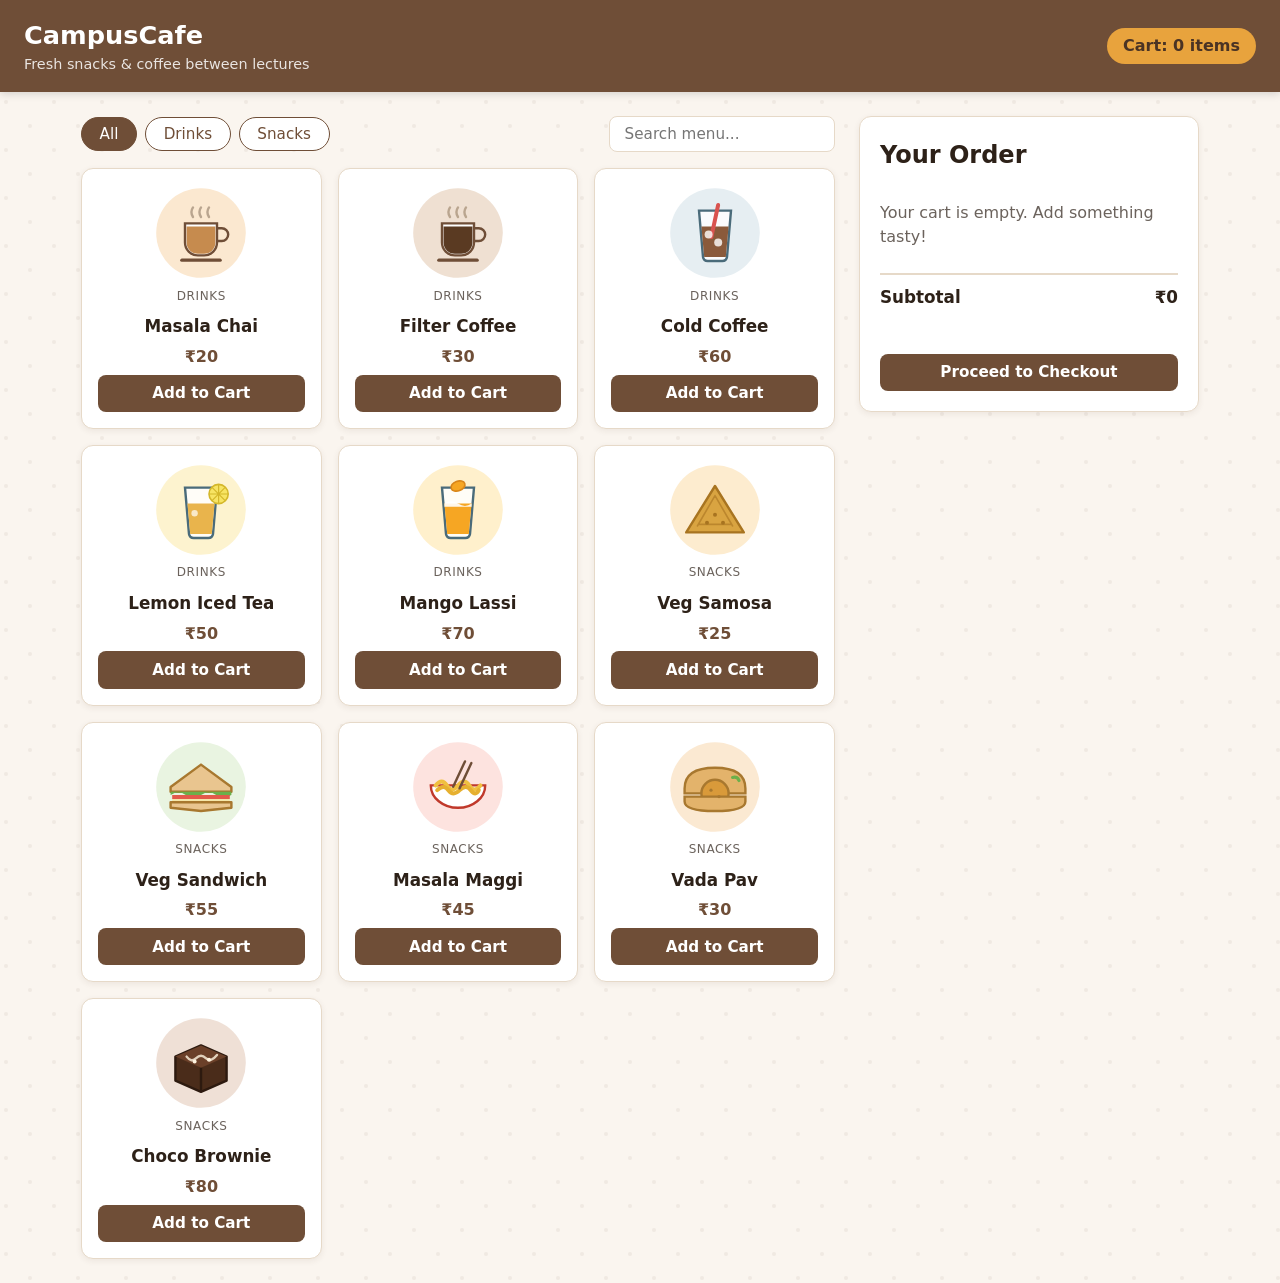
<file: CampusCafeFixed/index.html>
<!DOCTYPE html>
<html lang="en">
<head>
  <meta charset="UTF-8" />
  <meta name="viewport" content="width=device-width, initial-scale=1.0" />
  <title>CampusCafe — Student Order Portal</title>
  <link rel="stylesheet" href="css/main.css" />
  <link rel="stylesheet" href="css/theme.css" />
</head>
<body>
  <header class="topbar">
    <div class="brand">
      <h1>CampusCafe</h1>
      <p>Fresh snacks &amp; coffee between lectures</p>
    </div>
    <div class="cart-pill">
      Cart: <span id="cart-count">0</span> items
    </div>
  </header>

  <main class="container">
    <section>
      <div class="controls">
        <div class="filter-group">
          <button class="filter-btn active" data-category="all">All</button>
          <button class="filter-btn" data-category="drinks">Drinks</button>
          <button class="filter-btn" data-category="snacks">Snacks</button>
        </div>
        <input
          type="search"
          id="search-input"
          class="search-input"
          placeholder="Search menu..."
        />
      </div>

      <div id="menu-grid" class="menu-grid"></div>
    </section>

    <aside class="cart-panel">
      <h2>Your Order</h2>
      <ul id="cart-list" class="cart-list"></ul>

      <div class="summary-row summary-total">
        <span>Subtotal</span>
        <span>₹<span id="cart-subtotal">0</span></span>
      </div>

      <p id="cart-msg" class="msg-error"></p>

      <button id="checkout-btn" class="btn btn-primary" style="width: 100%; margin-top: 0.75rem;">
        Proceed to Checkout
      </button>
    </aside>
  </main>

  <!-- Load order matters: data first, then the logic that uses it -->
  <script src="js/menuData.js"></script>
  <script src="js/app.js"></script>
</body>
</html>
</file>
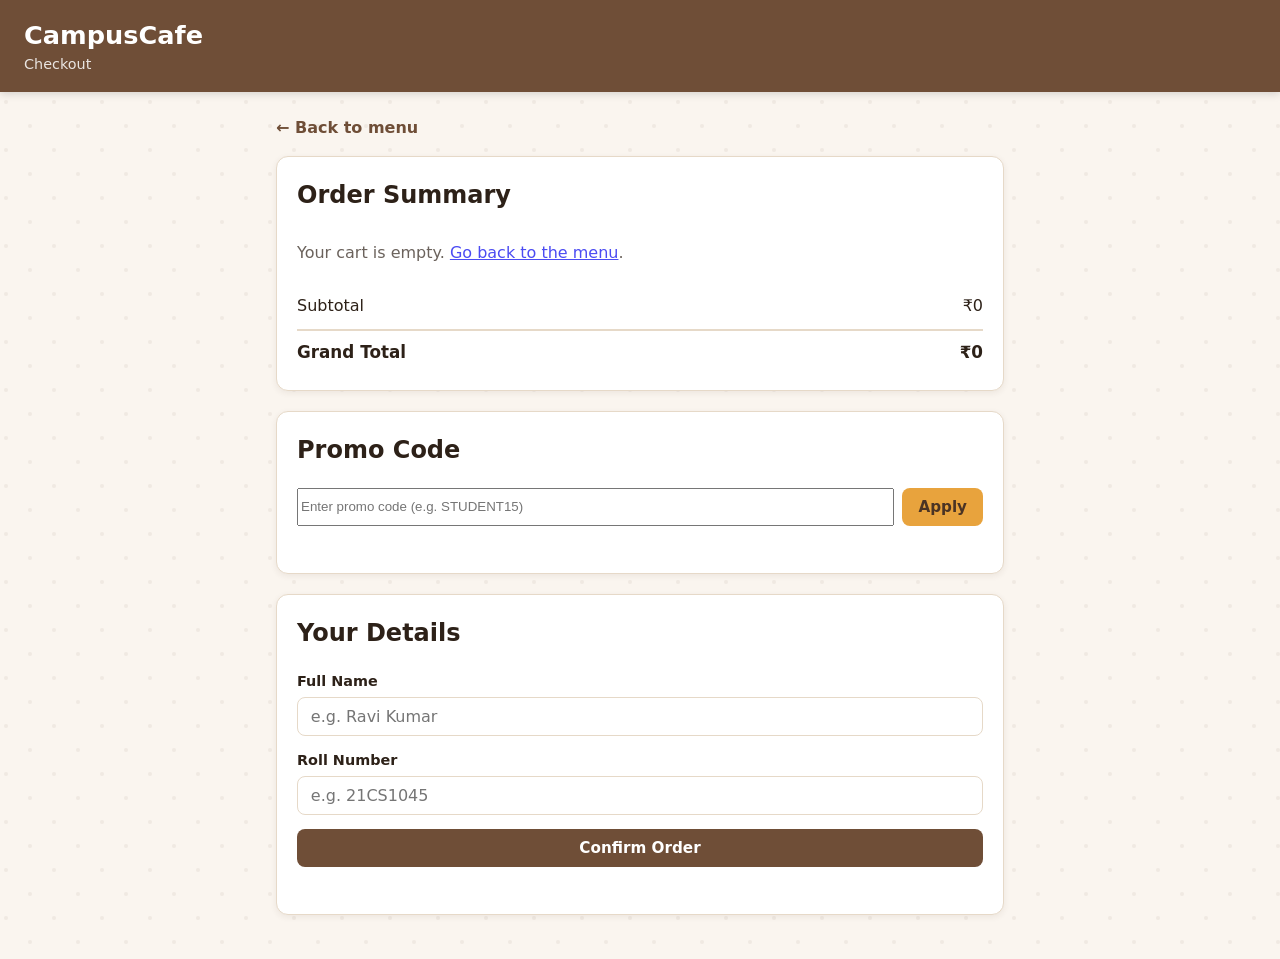
<file: CampusCafeFixed/pages/checkout.html>
<!DOCTYPE html>
<html lang="en">
<head>
  <meta charset="UTF-8" />
  <meta name="viewport" content="width=device-width, initial-scale=1.0" />
  <title>Checkout — CampusCafe</title>
  <!-- This page lives in /pages, so every shared resource needs "../" -->
  <link rel="stylesheet" href="../css/main.css" />
  <link rel="stylesheet" href="../css/theme.css" />
</head>
<body>
  <header class="topbar">
    <div class="brand">
      <h1>CampusCafe</h1>
      <p>Checkout</p>
    </div>
  </header>

  <main class="container single">
    <section id="checkout-view">
      <a class="back-link" href="../index.html">&larr; Back to menu</a>

      <div class="panel">
        <h2>Order Summary</h2>
        <ul id="order-list" class="cart-list"></ul>

        <div class="summary-row">
          <span>Subtotal</span>
          <span>₹<span id="co-subtotal">0</span></span>
        </div>
        <div class="summary-row summary-discount hidden" id="discount-row">
          <span>Student Discount (15%)</span>
          <span>&minus;₹<span id="co-discount">0</span></span>
        </div>
        <div class="summary-row summary-total">
          <span>Grand Total</span>
          <span>₹<span id="grand-total">0</span></span>
        </div>
      </div>

      <div class="panel">
        <h2>Promo Code</h2>
        <div class="promo-row">
          <input type="text" id="promo-input" placeholder="Enter promo code (e.g. STUDENT15)" autocomplete="off" />
          <button type="button" id="apply-promo-btn" class="btn btn-secondary">Apply</button>
        </div>
        <p id="promo-msg" class="msg-error" role="alert"></p>
      </div>

      <form id="checkout-form" class="panel" novalidate>
        <h2>Your Details</h2>
        <div class="form-row">
          <label for="full-name">Full Name</label>
          <input type="text" id="full-name" placeholder="e.g. Ravi Kumar" autocomplete="name" />
        </div>
        <div class="form-row">
          <label for="roll-number">Roll Number</label>
          <input type="text" id="roll-number" placeholder="e.g. 21CS1045" autocomplete="off" />
        </div>
        <button type="submit" class="btn btn-primary" style="width:100%">Confirm Order</button>
        <p id="form-msg" class="msg-error" role="alert"></p>
      </form>
    </section>

    <section id="confirmation-view" class="panel confirmation hidden">
      <h2>&#10003; Order Confirmed!</h2>
      <p id="confirmation-text"></p>
      <p>Your Order ID: <span id="order-id" class="order-id"></span></p>
      <a class="btn btn-primary" href="../index.html" style="display:inline-block;text-decoration:none;margin-top:0.5rem">Back to Menu</a>
    </section>
  </main>

  <!-- Load order: shared data/helpers first, then page logic -->
  <script src="../js/menuData.js"></script>
  <script src="../js/checkout.js"></script>
</body>
</html>
</file>
<file: CampusCafeFixed/css/main.css>
/* CampusCafe — layout & components */
*, *::before, *::after { box-sizing: border-box; }

body {
  margin: 0;
  font-family: "Segoe UI", system-ui, -apple-system, Roboto, Arial, sans-serif;
  line-height: 1.5;
}

.topbar {
  display: flex;
  justify-content: space-between;
  align-items: center;
  flex-wrap: wrap;
  gap: 0.75rem;
  padding: 1rem 1.5rem;
}
.brand h1 { margin: 0; font-size: 1.6rem; }
.brand p  { margin: 0; font-size: 0.9rem; opacity: 0.85; }

.cart-pill {
  padding: 0.4rem 1rem;
  border-radius: 999px;
  font-weight: 600;
}

.container {
  display: grid;
  grid-template-columns: 1fr 340px;
  gap: 1.5rem;
  max-width: 1150px;
  margin: 1.5rem auto;
  padding: 0 1rem;
  align-items: start;
}
.container.single { grid-template-columns: 1fr; max-width: 760px; }

/* Controls */
.controls {
  display: flex;
  justify-content: space-between;
  align-items: center;
  flex-wrap: wrap;
  gap: 0.75rem;
  margin-bottom: 1rem;
}
.filter-group { display: flex; gap: 0.5rem; }
.filter-btn {
  padding: 0.45rem 1.1rem;
  border-radius: 999px;
  cursor: pointer;
  font-size: 0.95rem;
  font-family: inherit;
}
.search-input {
  padding: 0.5rem 0.9rem;
  border-radius: 8px;
  min-width: 200px;
  font-size: 0.95rem;
  font-family: inherit;
}

/* Menu grid */
.menu-grid {
  display: grid;
  grid-template-columns: repeat(auto-fill, minmax(190px, 1fr));
  gap: 1rem;
}
.menu-card {
  border-radius: 12px;
  padding: 1rem;
  display: flex;
  flex-direction: column;
  align-items: center;
  text-align: center;
  gap: 0.35rem;
}
.menu-card img { width: 96px; height: 96px; }
.menu-card h3 { margin: 0.25rem 0 0; font-size: 1.05rem; }
.menu-card .price { font-weight: 700; margin: 0; }
.menu-card .tag { font-size: 0.75rem; text-transform: uppercase; letter-spacing: 0.05em; opacity: 0.7; }
.menu-card .btn { margin-top: auto; width: 100%; }
.empty-state { grid-column: 1 / -1; text-align: center; padding: 2rem 1rem; opacity: 0.75; }

/* Buttons */
.btn {
  border: none;
  border-radius: 8px;
  padding: 0.6rem 1rem;
  font-size: 0.95rem;
  font-weight: 600;
  cursor: pointer;
  font-family: inherit;
}
.btn:disabled { opacity: 0.5; cursor: not-allowed; }

/* Cart panel */
.cart-panel {
  border-radius: 12px;
  padding: 1.25rem;
  position: sticky;
  top: 1rem;
}
.cart-panel h2 { margin-top: 0; }
.cart-list { list-style: none; margin: 0 0 1rem; padding: 0; }
.cart-item {
  display: flex;
  justify-content: space-between;
  align-items: center;
  gap: 0.5rem;
  padding: 0.6rem 0;
}
.cart-item .info { display: flex; flex-direction: column; min-width: 0; }
.cart-item .name { font-weight: 600; }
.cart-item .unit { font-size: 0.8rem; opacity: 0.7; }
.qty-controls { display: flex; align-items: center; gap: 0.4rem; }
.qty-btn {
  width: 28px; height: 28px;
  border-radius: 50%;
  cursor: pointer;
  font-size: 1rem;
  line-height: 1;
  font-family: inherit;
}
.qty-value { min-width: 1.4rem; text-align: center; font-weight: 600; }
.line-total { min-width: 56px; text-align: right; font-weight: 600; }
.cart-empty { opacity: 0.7; padding: 0.5rem 0; }

.summary-row { display: flex; justify-content: space-between; padding: 0.3rem 0; }
.summary-total { font-weight: 700; font-size: 1.05rem; }
.summary-discount { color: #1b7f3b; }

/* Messages */
.msg-error   { color: #c0392b; min-height: 1.2rem; margin: 0.5rem 0 0; font-size: 0.9rem; }
.msg-success { color: #1b7f3b; min-height: 1.2rem; margin: 0.5rem 0 0; font-size: 0.9rem; }

/* Checkout page */
.panel { border-radius: 12px; padding: 1.25rem; margin-bottom: 1.25rem; }
.panel h2 { margin-top: 0; }
.form-row { display: flex; flex-direction: column; gap: 0.3rem; margin-bottom: 0.9rem; }
.form-row label { font-weight: 600; font-size: 0.9rem; }
.form-row input {
  padding: 0.55rem 0.8rem;
  border-radius: 8px;
  font-size: 1rem;
  font-family: inherit;
}
.promo-row { display: flex; gap: 0.5rem; }
.promo-row input { flex: 1; }
.back-link { display: inline-block; margin-bottom: 1rem; text-decoration: none; font-weight: 600; }
.confirmation { text-align: center; }
.confirmation h2 { margin-bottom: 0.25rem; }
.order-id { font-family: Consolas, monospace; font-size: 1.2rem; font-weight: 700; }
.hidden { display: none !important; }

@media (max-width: 820px) {
  .container { grid-template-columns: 1fr; }
  .cart-panel { position: static; }
}
</file>
<file: CampusCafeFixed/css/theme.css>
/* CampusCafe — colours & decoration.
   NOTE: url() paths inside a CSS file resolve relative to the CSS file,
   so from css/theme.css the images folder is ../images/ */
:root {
  --brand:        #6f4e37;
  --brand-dark:   #4a3324;
  --accent:       #e8a33d;
  --bg:           #faf5ef;
  --card-bg:      #ffffff;
  --border:       #e6d9c8;
  --text:         #2d2118;
}

body {
  background-color: var(--bg);
  background-image: url("../images/pattern.svg");
  color: var(--text);
}

.topbar { background: var(--brand); color: #fff; box-shadow: 0 2px 8px rgba(0,0,0,0.15); }
.cart-pill { background: var(--accent); color: var(--brand-dark); }

.filter-btn { background: #fff; color: var(--brand); border: 1.5px solid var(--brand); }
.filter-btn:hover { background: #f3e8da; }
.filter-btn.active { background: var(--brand); color: #fff; }

.search-input, .form-row input { border: 1.5px solid var(--border); background: #fff; color: var(--text); }
.search-input:focus, .form-row input:focus { outline: 2px solid var(--accent); border-color: var(--accent); }

.menu-card, .cart-panel, .panel {
  background: var(--card-bg);
  border: 1px solid var(--border);
  box-shadow: 0 2px 6px rgba(74, 51, 36, 0.08);
}
.menu-card:hover { transform: translateY(-2px); transition: transform 0.15s; }
.menu-card .price { color: var(--brand); }

.btn-primary { background: var(--brand); color: #fff; }
.btn-primary:hover:not(:disabled) { background: var(--brand-dark); }
.btn-secondary { background: var(--accent); color: var(--brand-dark); }
.btn-secondary:hover:not(:disabled) { filter: brightness(0.95); }

.qty-btn { background: #fff; border: 1.5px solid var(--brand); color: var(--brand); }
.qty-btn:hover { background: var(--brand); color: #fff; }

.cart-item { border-bottom: 1px dashed var(--border); }
.summary-total { border-top: 2px solid var(--border); margin-top: 0.4rem; padding-top: 0.6rem; }
.back-link { color: var(--brand); }
</file>
